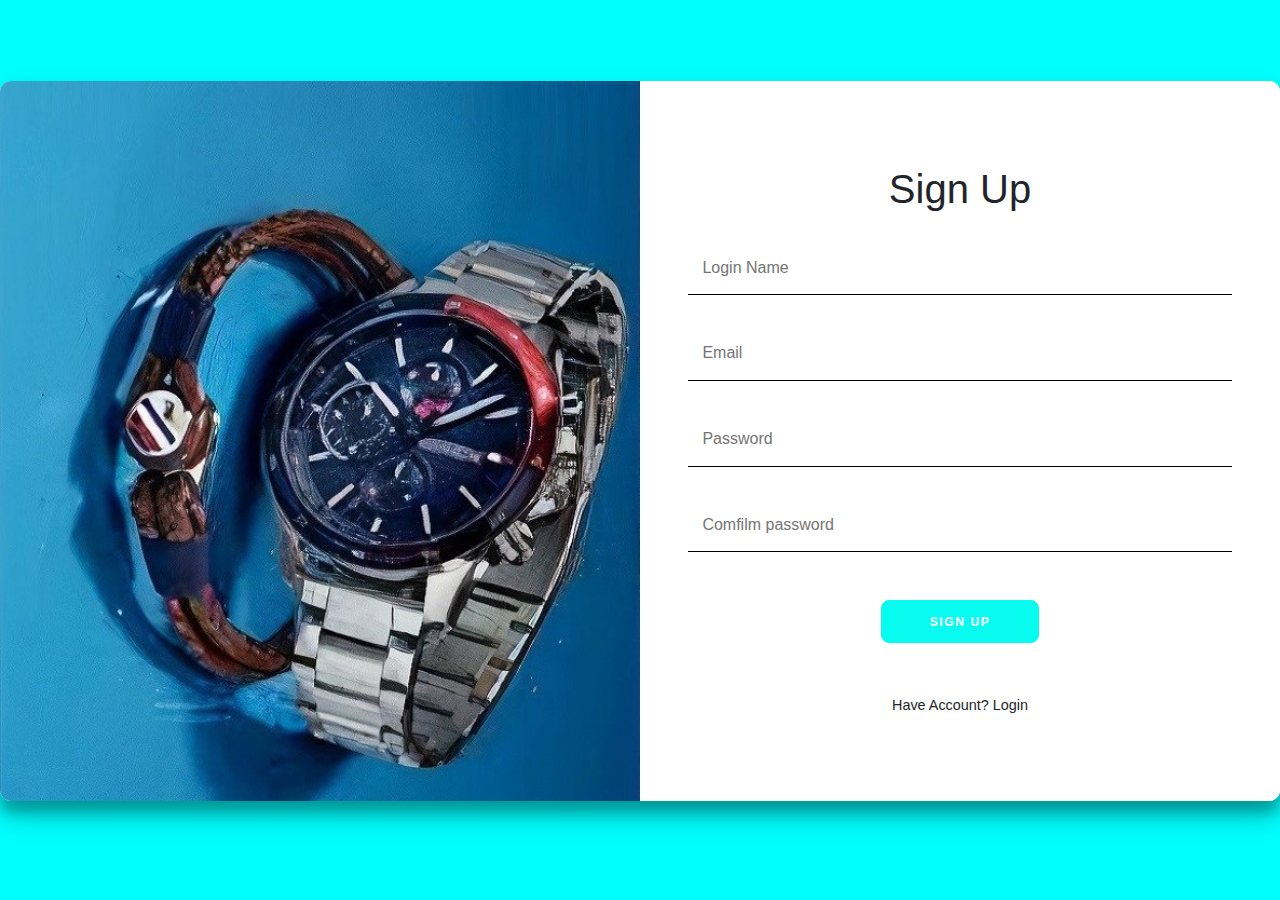
<file: html/login.html>
<!DOCTYPE html>
<html lang="en">

<head>
    <meta charset="UTF-8">
    <meta http-equiv="X-UA-Compatible" content="IE=edge">
    <meta name="viewport" content="width=device-width, initial-scale=1.0">
    <title>Login And SignUp</title>
    <link rel="stylesheet" href="../assets/css/bootstrap.min.css">
    <script src="../assets/js/jquery-3.6.0.min.js"></script>
    <script src="../assets/js/bootstrap.min.js"></script>
    <link rel="stylesheet" href="../assets/fonts/material-icon/css/material-design-iconic-font.css">
    <script src="../assets/js/login.js"></script>
    <link rel="stylesheet" href="../assets/css/login.css">
    <style>

    </style>
</head>

<body>
    <div class="container right-panel-active ">
        <!-- Đăng kí -->
        <div class="container__form container--signup">
            <form action="#" class="form" id="form1">
                <h2 class="form__title">Sign Up</h2>
                <div class="form-group">
                    <input type="text" placeholder="Login Name" class="input" name="name" id="name-signup" />
                    <div class="check text-success d-none">
                        <i class=" zmdi zmdi-check-circle"></i>
                    </div>
                    <div class="check text-danger d-none">
                        <i class=" zmdi zmdi-close-circle"></i>
                        <span class="notification bg-danger ">Trên 3 kí tự và không có kí tự cách hay đặc biệt</span>
                    </div>
                </div>
                <div class="form-group">
                    <input type="email" placeholder="Email" class="input " name="email" id="email-signup" />
                    <div class="check text-success d-none">
                        <i class=" zmdi zmdi-check-circle"></i>
                    </div>
                    <div class="check text-danger d-none">
                        <i class=" zmdi zmdi-close-circle"></i>
                        <span class="notification bg-danger">Định dạng chưa hợp lệ</span>
                    </div>

                </div>
                <div class="form-group">
                    <input type="password" placeholder="Password" class="input" name="password" id="password-signup" />
                    <div class="check text-success d-none">
                        <i class=" zmdi zmdi-check-circle"></i>
                        <span class="notification bg-success ">Strong</span>
                    </div>
                    <div class="check text-warning d-none">
                        <i class="zmdi zmdi-alert-triangle"></i>
                        <p class="notification bg-warning">Medium</p>
                    </div>
                    <div class="check text-danger d-none">
                        <i class=" zmdi zmdi-close-circle"></i>
                        <span class="notification bg-danger">Weak</span>
                    </div>

                </div>
                <div class="form-group">
                    <input type="password" placeholder="Comfilm password" class="input" name="confirm-password" id="confirm-password-signup" />
                    <div class="check text-success d-none">
                        <i class=" zmdi zmdi-check-circle"></i>
                    </div>
                    <div class="check text-danger d-none">
                        <i class=" zmdi zmdi-close-circle"></i>
                    </div>
                </div>
                <button class="btn">Sign Up</button>
                <div class="overlay__panel">
                    <a class="link" id="signIn">Have Account? Login</a>
                </div>
            </form>
        </div>

        <!-- Đăng nhập -->
        <div class="container__form container--signin">
            <form action="#" class="form" id="form2">
                <h2 class="form__title">Login</h2>
                <input type="text" placeholder="Login Name" class="input" />
                <input type="password" placeholder="Password" class="input" />
                <a href="#" class="link">Forgot your password?</a>
                <button class="btn">Login</button>
                <div class="overlay__panel">
                    <a class="link" id="signUp">Don't have Account? Sign Up!</a>
                </div>
            </form>
        </div>

        <!-- Overlay -->
        <div class="container__overlay">
            <div class="overlay">
            </div>
        </div>
    </div>

</body>

</html>
</file>
<file: assets/css/login.css>
:root {
    --white: #fff;
    --gray: #333;
    --origin: #07fbef;
    --button-radius: 0.7rem;
    --max-width: 1290px;
    --max-height: 720px;
    font-size: 16px;
    font-family:'Times New Roman', Times, serif;
}

body {
    align-items: center;
    background-color: aqua;
    display: grid;
    height: 98vh;
    place-items: center;
}

.form__title {
    font-weight: 300;
    font-size: 40px;
    margin: 0;
    margin-bottom: 1.25rem;
}

.link {
    color: var(--gray);
    font-size: 0.9rem;
    margin: 1.5rem 0;
    text-decoration: none;
}

.link:hover {
    color: var(--origin);
    cursor: pointer;
}

.container {
    background-color: var(--white);
    border-radius: var(--button-radius);
    box-shadow: 0 0.9rem 1.7rem rgba(0, 0, 0, 0.25), 0 0.7rem 0.7rem rgba(0, 0, 0, 0.22);
    height: var(--max-height);
    max-width: var(--max-width);
    overflow: hidden;
    position: relative;
    width: 100%;
}

.container__form {
    height: 100%;
    position: absolute;
    top: 0;
    transition: all 0.6s ease-in-out;
}

.container--signin {
    left: 0;
    width: 50%;
    z-index: 2;
}

.container.right-panel-active .container--signin {
    transform: translateX(100%);
}

.container--signup {
    left: 0;
    opacity: 0;
    width: 50%;
    z-index: 1;
}

.container.right-panel-active .container--signup {
    animation: show 0.6s;
    opacity: 1;
    transform: translateX(100%);
    z-index: 999;
}

.container__overlay {
    height: 100%;
    left: 50%;
    overflow: hidden;
    position: absolute;
    top: 0;
    transition: transform 0.6s ease-in-out;
    width: 50%;
    z-index: 100;
}

.container.right-panel-active .container__overlay {
    transform: translateX(-100%);
}

.overlay {
    background: url("../img/dangki+dangnhap/login.jpg");
    background-attachment: fixed;
    background-position: center;
    background-repeat: no-repeat;
    background-size: cover;
    height: 100%;
    left: -100%;
    position: relative;
    transform: translateX(0);
    transition: transform 0.6s ease-in-out;
    width: 200%;
}

.container.right-panel-active .overlay {
    transform: translateX(50%);
}

.overlay__panel {
    margin-top: 50px;
}

.overlay__panel p {
    cursor: pointer;
    padding: 10px;
}

.btn {
    background-color: var(--origin);
    border-radius: 8px;
    border: 1px solid var(--origin);
    color: var(--white);
    cursor: pointer;
    font-size: 0.75em;
    font-weight: 700;
    letter-spacing: 0.1rem;
    padding: 0.7rem 3rem;
    text-transform: uppercase;
    transition: transform 80ms ease-in;
}

.btn:hover {
    background-color: blue;
    background-image: var(--white);
    color: var(--origin);
}

.form>.btn {
    margin-top: 1.5rem;
}

.form-group {
    width: 100%;
    position: relative;
}

.check {
    position: absolute;
    font-size: 21px;
    top: 50%;
    right: 10px;
    transform: translateY(-50%);
    z-index: 999;
    background-color: #fff;
    padding: 4px;
}

.btn:active {
    transform: scale(0.95);
}

.btn:focus {
    outline: none;
}

.form {
    background-color: var(--white);
    display: flex;
    align-items: center;
    justify-content: center;
    flex-direction: column;
    padding: 0 3rem;
    height: 100%;
    text-align: center;
}

.input {
    background-color: #fff;
    border: none;
    position: relative;
    border-bottom: 1px solid #000;
    padding: 0.9rem 0.9rem;
    margin: 8px 0;
    width: 100%;
}

.input:focus {
    outline: none;
}

.notification {
    position: absolute;
    top: 47px;
    font-size: 14px;
    min-width: max-content;
    font-weight: 700;
    letter-spacing: 1px;
    border-radius: 0 0 0 8px;
    right: -10px;
    /* transform: translateX(-50%); */
    padding: 4px 8px;
}

.bg-danger {
    background-color: #f2dede !important;
}

.bg-success {
    background-color: #dff0d8 !important;
}

.bg-warning {
    background-color: #fcf8e3 !important;
}

@keyframes show {
    0%,
    49.99% {
        opacity: 0;
        z-index: 1;
    }
    50%,
    100% {
        opacity: 1;
        z-index: 5;
    }
}
</file>
